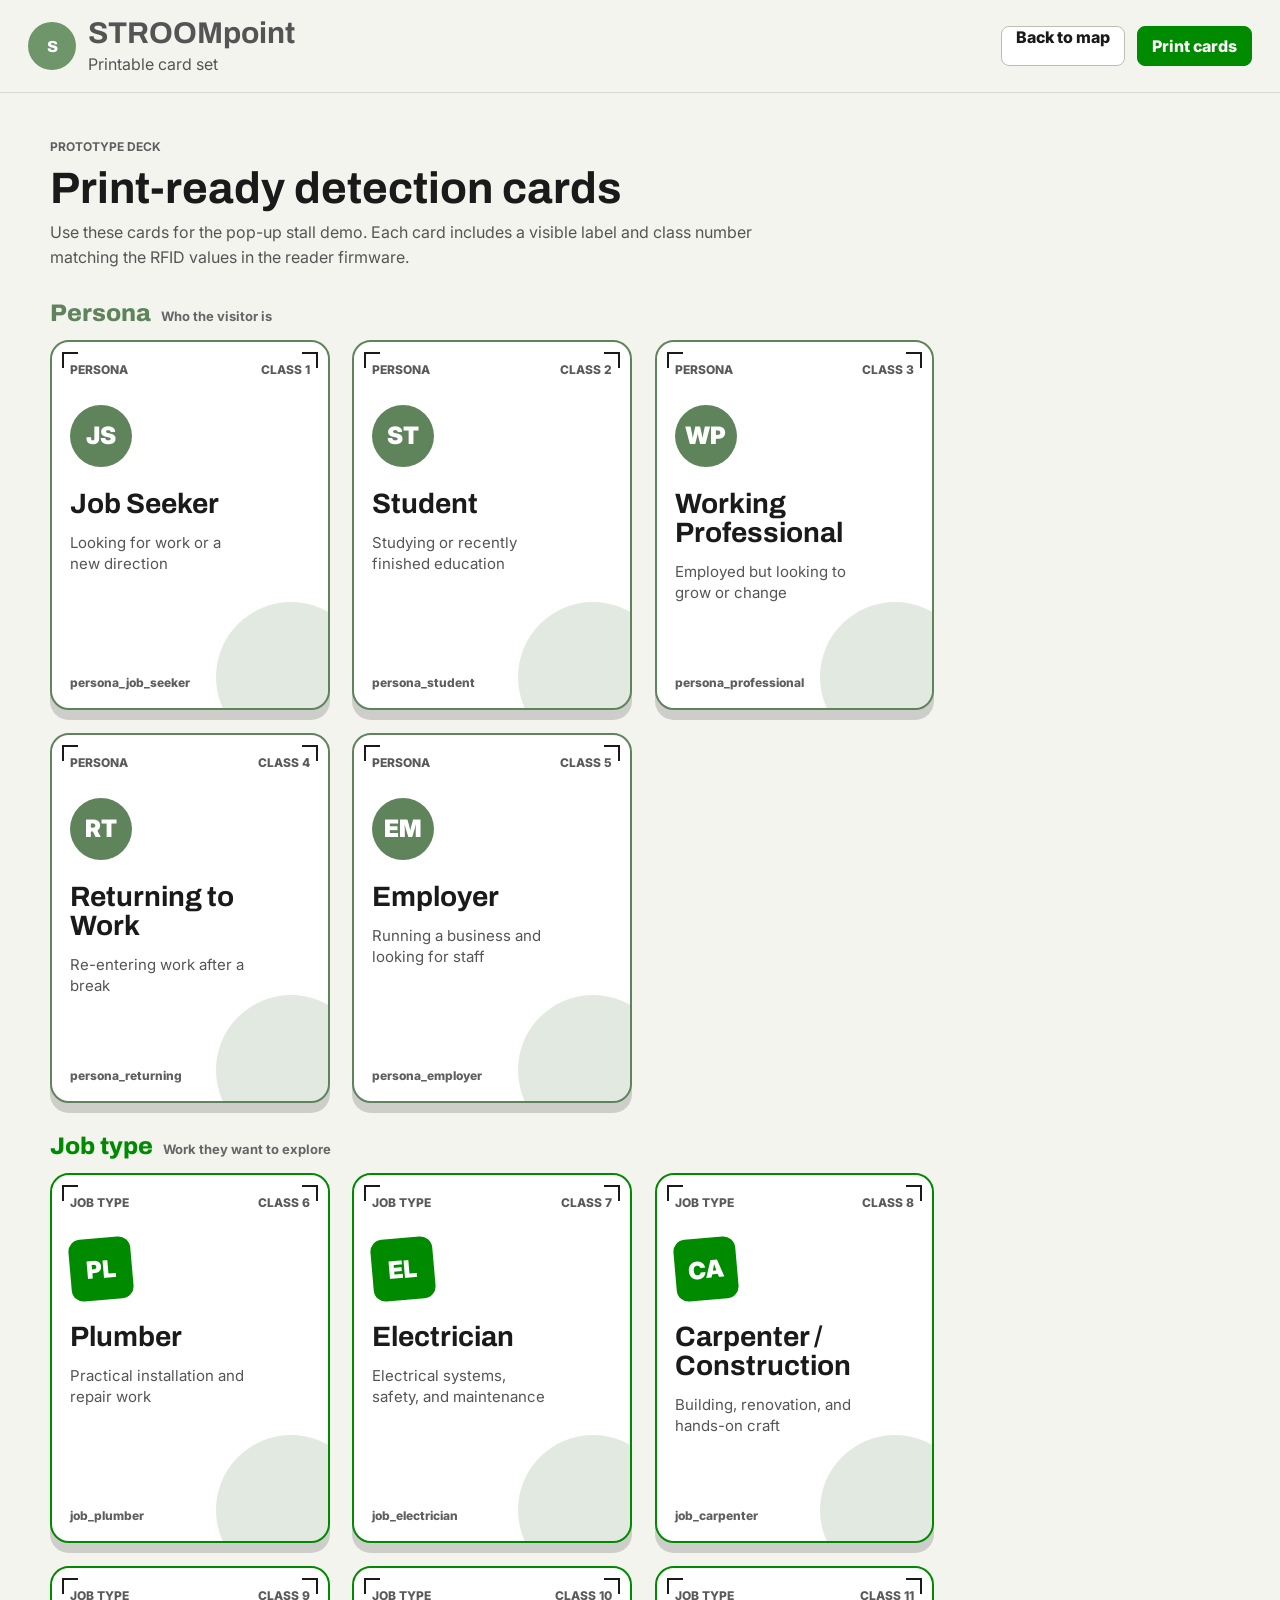
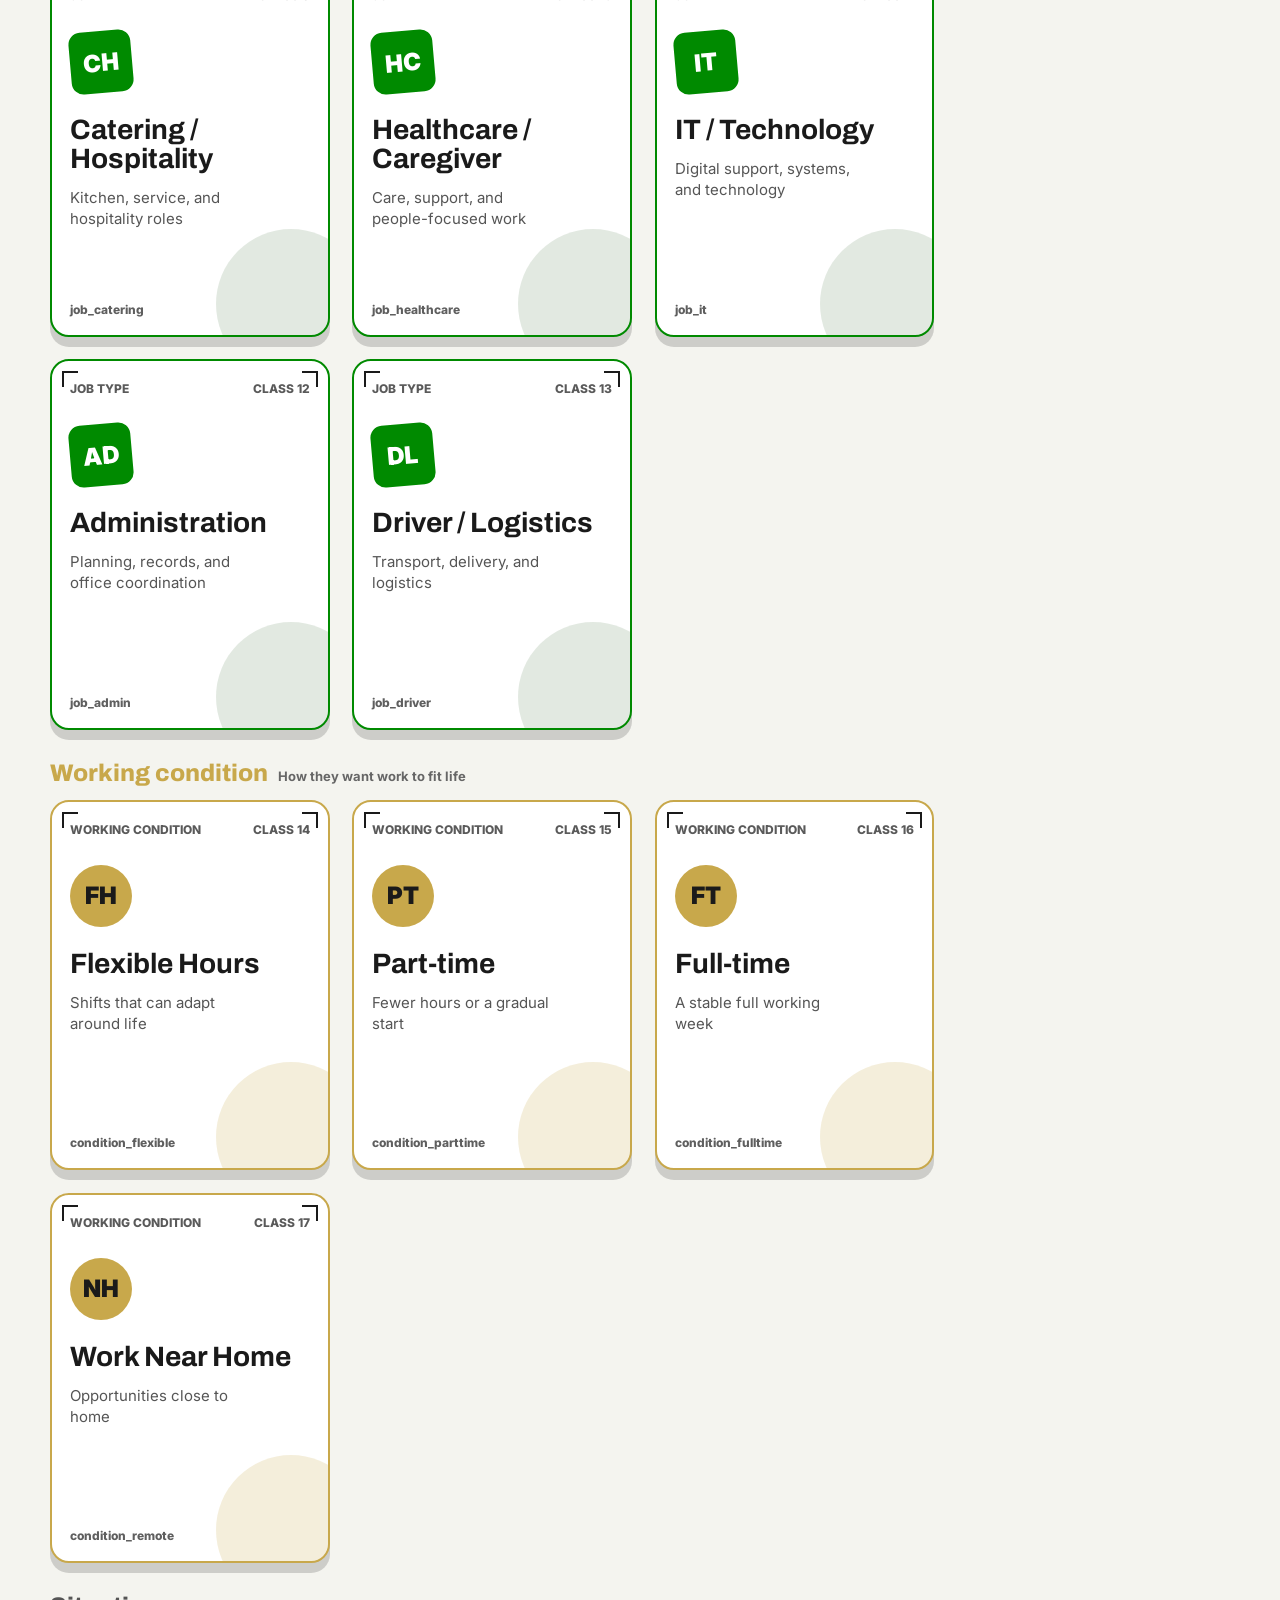
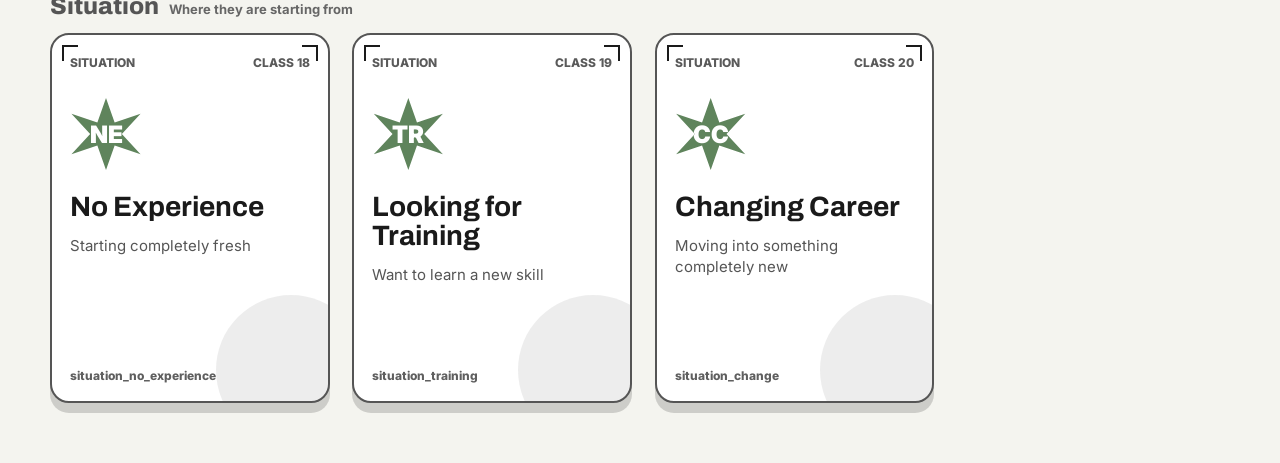
<file: cards.html>
<!doctype html>
<html lang="en">
  <head>
    <meta charset="utf-8">
    <meta name="viewport" content="width=device-width, initial-scale=1">
    <title>STROOMpoint Printable Cards</title>
    <link rel="preconnect" href="https://fonts.googleapis.com">
    <link rel="preconnect" href="https://fonts.gstatic.com" crossorigin>
    <link href="https://fonts.googleapis.com/css2?family=Archivo:wght@600;700;800&family=Inter:wght@400;500;600;700&display=swap" rel="stylesheet">
    <link rel="icon" href="data:,">
    <link rel="stylesheet" href="css/styles.css">
  </head>
  <body class="cards-screen">
    <header class="cards-header">
      <div class="brand-lockup cards-brand">
        <span class="brand-mark">S</span>
        <div>
          <strong>STROOMpoint</strong>
          <span>Printable card set</span>
        </div>
      </div>
      <div class="cards-actions">
        <a href="index.html">Back to map</a>
        <button type="button" onclick="window.print()">Print cards</button>
      </div>
    </header>

    <main class="cards-page">
      <section class="cards-intro">
        <p class="eyebrow">Prototype deck</p>
        <h1>Print-ready detection cards</h1>
        <p>Use these cards for the pop-up stall demo. Each card includes a visible label and class number matching the RFID values in the reader firmware.</p>
      </section>
      <div id="printable-cards" class="printable-cards"></div>
    </main>

    <script type="module">
      import { CARD_CATEGORIES, CARDS } from './js/config.js';

      const categoryOrder = ['persona', 'job', 'condition', 'situation'];
      const categoryNotes = {
        persona: 'Who the visitor is',
        job: 'Work they want to explore',
        condition: 'How they want work to fit life',
        situation: 'Where they are starting from',
      };

      const descriptions = {
        job_plumber: 'Practical installation and repair work',
        job_electrician: 'Electrical systems, safety, and maintenance',
        job_carpenter: 'Building, renovation, and hands-on craft',
        job_catering: 'Kitchen, service, and hospitality roles',
        job_healthcare: 'Care, support, and people-focused work',
        job_it: 'Digital support, systems, and technology',
        job_admin: 'Planning, records, and office coordination',
        job_driver: 'Transport, delivery, and logistics',
        condition_flexible: 'Shifts that can adapt around life',
        condition_parttime: 'Fewer hours or a gradual start',
        condition_fulltime: 'A stable full working week',
        condition_remote: 'Opportunities close to home',
      };

      const container = document.getElementById('printable-cards');

      container.innerHTML = categoryOrder.map((category) => {
        const cards = CARDS.filter((card) => card.category === category);
        return `
          <section class="card-category card-category--${category}">
            <div class="card-category-heading">
              <span>${CARD_CATEGORIES[category]}</span>
              <small>${categoryNotes[category]}</small>
            </div>
            <div class="card-grid">
              ${cards.map((card) => renderCard(card)).join('')}
            </div>
          </section>
        `;
      }).join('');

      function renderCard(card) {
        const description = card.description || descriptions[card.id] || 'Explore matching STROOM opportunities';
        return `
          <article class="print-card print-card--${card.category}">
            <div class="cut-corner cut-corner--tl"></div>
            <div class="cut-corner cut-corner--tr"></div>
            <div class="print-card-topline">
              <span>${CARD_CATEGORIES[card.category]}</span>
              <span>Class ${card.classIndex}</span>
            </div>
            <div class="print-card-main">
              <div class="print-card-icon">${card.icon}</div>
              <div>
                <h2>${card.label}</h2>
                <p>${description}</p>
              </div>
            </div>
            <footer>
              <span>${card.id}</span>
            </footer>
          </article>
        `;
      }
    </script>
  </body>
</html>
</file>
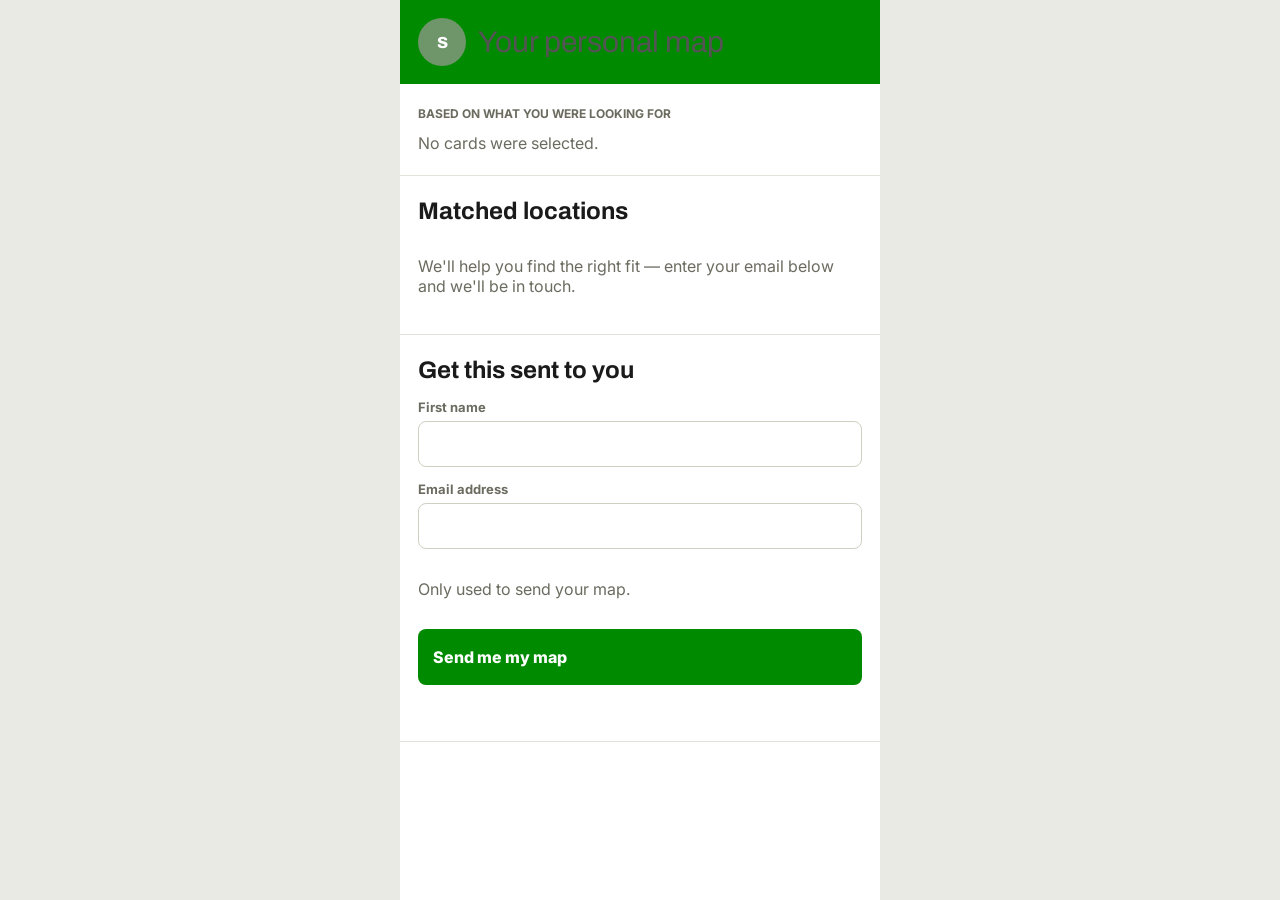
<file: mobile.html>
<!doctype html>
<html lang="en">
  <head>
    <meta charset="utf-8">
    <meta name="viewport" content="width=device-width, initial-scale=1">
    <title>Your STROOM Map</title>
    <link rel="preconnect" href="https://fonts.googleapis.com">
    <link rel="preconnect" href="https://fonts.gstatic.com" crossorigin>
    <link href="https://fonts.googleapis.com/css2?family=Archivo:wght@600;700;800&family=Inter:wght@400;500;600;700&display=swap" rel="stylesheet">
    <link rel="icon" href="data:,">
    <link rel="stylesheet" href="css/styles.css">
  </head>
  <body class="mobile-screen">
    <main class="mobile-app">
      <header class="mobile-header">
        <span class="brand-mark">S</span>
        <span>Your personal map</span>
      </header>

      <section class="mobile-section">
        <p class="eyebrow">Based on what you were looking for</p>
        <div id="mobile-card-summary" class="mobile-chip-list"></div>
      </section>

      <section class="mobile-section">
        <h1>Matched locations</h1>
        <div id="mobile-locations" class="mobile-locations"></div>
      </section>

      <section class="mobile-section contact-section" id="contact-section">
        <h2>Get this sent to you</h2>
        <form id="contact-form">
          <label>
            <span>First name</span>
            <input name="name" autocomplete="given-name" required>
          </label>
          <label>
            <span>Email address</span>
            <input name="email" type="email" autocomplete="email" required>
          </label>
          <p>Only used to send your map.</p>
          <button class="primary-button" type="submit">Send me my map</button>
          <p class="form-status" id="form-status" role="status" aria-live="polite"></p>
        </form>
      </section>

      <section id="success-state" class="success-state" hidden>
        <svg viewBox="0 0 80 80" aria-hidden="true">
          <circle cx="40" cy="40" r="34"></circle>
          <path d="M24 42 L35 53 L58 28"></path>
        </svg>
        <h2>Your map is on its way</h2>
        <p>Check your inbox soon. It will show exactly where you can get started in the Groene Hart.</p>
      </section>
    </main>

    <script type="module">
      import { CARD_BY_ID } from './js/config.js';
      import { getMatchedLocations } from './js/locations.js';

      const params = new URLSearchParams(window.location.search);
      const cards = (params.get('cards') || '').split(',').map((id) => id.trim()).filter(Boolean);
      const selectedLocationId = params.get('location');
      const cardSummary = document.getElementById('mobile-card-summary');
      const locationsEl = document.getElementById('mobile-locations');
      const matched = selectedLocationId
        ? getMatchedLocations(cards).filter((location) => location.id === selectedLocationId)
        : getMatchedLocations(cards);

      cardSummary.innerHTML = cards.length
        ? cards.map((id) => {
          const card = CARD_BY_ID[id];
          return card ? `<span class="card-chip"><span class="chip-icon">${card.icon}</span>${card.label}</span>` : '';
        }).join('')
        : '<span class="muted-copy">No cards were selected.</span>';

      locationsEl.innerHTML = matched.length
        ? matched.map((location) => `
          <article class="mobile-location-card">
            <h2>${location.name}</h2>
            <p>${location.town} · ${location.hours}</p>
            <ul>${location.services.map((service) => `<li>${service}</li>`).join('')}</ul>
          </article>
        `).join('')
        : `<p class="no-match">We'll help you find the right fit — enter your email below and we'll be in touch.</p>`;

      const contactForm = document.getElementById('contact-form');
      const formStatus = document.getElementById('form-status');
      const submitButton = contactForm.querySelector('button[type="submit"]');

      contactForm.addEventListener('submit', async (event) => {
        event.preventDefault();
        const form = new FormData(event.currentTarget);
        const payload = {
          name: form.get('name'),
          email: form.get('email'),
          cards: cards.map((id) => {
            const card = CARD_BY_ID[id];
            return card ? { id: card.id, label: card.label, category: card.category } : { id, label: id };
          }),
          locations: matched.map((location) => ({
            id: location.id,
            name: location.name,
            town: location.town,
            hours: location.hours,
            services: location.services,
          })),
        };

        submitButton.disabled = true;
        formStatus.textContent = 'Sending your map...';

        try {
          const response = await fetch('/api/send-map', {
            method: 'POST',
            headers: { 'Content-Type': 'application/json' },
            body: JSON.stringify(payload),
          });
          const result = await response.json().catch(() => ({}));
          if (!response.ok) throw new Error(result.error || 'Email could not be sent');
          document.getElementById('contact-section').hidden = true;
          document.getElementById('success-state').hidden = false;
        } catch (error) {
          formStatus.textContent = error.message || 'Email could not be sent. Please try again.';
          submitButton.disabled = false;
        }
      });
    </script>
  </body>
</html>
</file>
<file: css/styles.css>
:root {
  --green: #008A00;
  --green-dark: #5F845C;
  --green-light: #78956E;
  --gold: #C8A84B;
  --bg: #FFFFFF;
  --surface: #EAEAE4;
  --panel: #D9D9D9;
  --text: #1A1A1A;
  --text-light: #FFFFFF;
  --muted: #6B6B60;
  --table-centre: #F5F5F5;
  --shadow-green: none;
}

* {
  box-sizing: border-box;
}

html {
  margin: 0;
  height: 100%;
}

body {
  margin: 0;
  min-height: 100%;
  font-family: Inter, sans-serif;
  color: var(--text);
}

html:has(body.map-only-screen) {
  background: #D5F1FF;
}

button,
input {
  font: inherit;
}

button {
  cursor: pointer;
}

button:disabled {
  cursor: not-allowed;
  opacity: 0.45;
}

.main-screen {
  min-height: 100vh;
  overflow: hidden;
  background: #FFFFFF;
}

.map-only-screen {
  background: #D5F1FF;
}

.rfid-tray {
  position: fixed;
  top: 0;
  left: 0;
  right: 0;
  z-index: 20;
  display: flex;
  align-items: center;
  gap: 10px;
  padding: 8px 12px;
  background: transparent;
  transition: left 320ms cubic-bezier(0.4, 0, 0.2, 1);
}

.location-panel.is-open ~ .rfid-tray {
  left: 360px;
}

.rfid-tray-cards {
  flex: 1;
  display: flex;
  flex-wrap: wrap;
  gap: 8px;
  align-items: center;
}

.rfid-tray-empty {
  color: rgba(255, 255, 255, 0.6);
  font-size: 14px;
}

.rfid-chip {
  display: inline-flex;
  align-items: center;
  gap: 8px;
  height: 36px;
  padding: 0 6px 0 9px;
  border-radius: 8px;
  background: rgba(0, 0, 0, 0.62);
  border: 1px solid rgba(255, 255, 255, 0.18);
  font-size: 13px;
  font-weight: 700;
  color: #fff;
  animation: chipIn 200ms ease-out;
}

.rfid-chip button {
  display: grid;
  place-items: center;
  width: 24px;
  height: 24px;
  border: 0;
  border-radius: 50%;
  background: rgba(255, 255, 255, 0.15);
  color: #fff;
  font-size: 18px;
  line-height: 1;
  cursor: pointer;
  flex-shrink: 0;
}

.rfid-chip button:hover {
  background: rgba(255, 255, 255, 0.28);
}

.rfid-tray-controls {
  display: flex;
  align-items: center;
  gap: 10px;
  flex-shrink: 0;
}

.rfid-status-text {
  font-size: 13px;
  color: var(--muted);
  white-space: nowrap;
}

.rfid-status-dot {
  width: 8px;
  height: 8px;
  border-radius: 50%;
  background: #ccc;
  flex-shrink: 0;
}

.rfid-status-dot.is-connected {
  background: #83d47d;
  box-shadow: 0 0 0 0 rgba(131, 212, 125, 0.8);
  animation: listenPulse 1.5s infinite;
}

.rfid-connect-btn {
  height: 34px;
  padding: 0 14px;
  border: 0;
  border-radius: 8px;
  background: #008A00;
  color: #fff;
  font-size: 13px;
  font-weight: 700;
}

.rfid-connect-btn.is-connected {
  background: #F0F0F0;
  color: #3a3a3a;
}

.rfid-cloud-btn {
  height: 34px;
  padding: 0 14px;
  border: 1px solid rgba(0, 138, 0, 0.32);
  border-radius: 8px;
  background: #ffffff;
  color: #006B22;
  font-size: 13px;
  font-weight: 800;
  box-shadow: 0 8px 22px rgba(20, 54, 68, 0.16);
}

.rfid-cloud-btn:hover,
.rfid-cloud-btn:focus-visible {
  background: #008A00;
  border-color: #008A00;
  color: #fff;
  outline: none;
}



@media (max-width: 720px) {
  .main-screen {
    overflow: hidden;
  }

  .rfid-tray,
  .location-panel.is-open ~ .rfid-tray {
    left: 0;
    flex-direction: column;
    align-items: stretch;
    gap: 8px;
    padding: 10px;
  }

  .rfid-tray-cards {
    flex: 0 0 auto;
    width: 100%;
    min-height: 36px;
    overflow-x: auto;
    flex-wrap: nowrap;
    padding-bottom: 2px;
  }

  .rfid-chip {
    max-width: 88vw;
    flex: 0 0 auto;
  }

  .rfid-chip span:not(.chip-icon) {
    min-width: 0;
    overflow: hidden;
    text-overflow: ellipsis;
    white-space: nowrap;
  }

  .rfid-tray-controls {
    display: grid;
    grid-template-columns: 10px minmax(0, 1fr);
    width: 100%;
    gap: 8px;
    padding: 8px;
    border-radius: 8px;
    background: rgba(255, 255, 255, 0.94);
    box-shadow: 0 8px 24px rgba(20, 54, 68, 0.18);
  }

  .rfid-status-text {
    color: #3A3A3A;
    min-width: 0;
    overflow: hidden;
    text-overflow: ellipsis;
  }

  .rfid-connect-btn,
  .rfid-cloud-btn {
    grid-column: 1 / -1;
    width: 100%;
    min-width: 0;
    justify-content: center;
  }

  .map-container {
    min-height: 100svh;
  }
}


.brand-lockup,
.mobile-header {
  display: flex;
  align-items: center;
  gap: 12px;
}

.brand-lockup strong,
.mobile-header span:last-child {
  display: block;
  color: #545454;
  font-family: Archivo, sans-serif;
  font-size: 30px;
  line-height: 1;
}

.brand-lockup span:not(.brand-mark) {
  display: block;
  color: #555;
  font-size: 16px;
  margin-top: 6px;
}

.brand-mark {
  display: grid;
  place-items: center;
  width: 48px;
  height: 48px;
  border-radius: 50%;
  background: #6F956A;
  color: #fff;
  font-family: Archivo, sans-serif;
  font-weight: 800;
}

.section-label,
.eyebrow {
  color: #5F5F5F;
  font-size: 12px;
  font-weight: 700;
  letter-spacing: 0;
  text-transform: uppercase;
}

.card-chip {
  display: inline-flex;
  align-items: center;
  gap: 8px;
  min-height: 36px;
  padding: 6px 9px;
  border-radius: 8px;
  background: #F5F5F5;
  color: var(--text);
  font-size: 13px;
  font-weight: 700;
  animation: chipIn 200ms ease-out;
}

.icon-button {
  display: grid;
  place-items: center;
  width: 28px;
  height: 28px;
  border: 0;
  border-radius: 50%;
  background: rgba(26, 26, 26, 0.08);
  color: inherit;
  font-size: 20px;
  line-height: 1;
}

.chip-icon {
  display: grid;
  place-items: center;
  width: 24px;
  height: 24px;
  flex: 0 0 auto;
  border-radius: 50%;
  background: #6F956A;
  color: #fff;
  font-size: 10px;
  font-weight: 800;
}

.primary-button {
  width: 100%;
  min-height: 56px;
  display: flex;
  align-items: center;
  justify-content: space-between;
  border: 0;
  border-radius: 8px;
  padding: 0 15px;
  font-size: 16px;
  font-weight: 800;
}

.primary-button {
  background: #008A00;
  color: #fff;
  box-shadow: none;
}

.map-shell {
  position: fixed;
  inset: 0;
  display: grid;
  place-items: center;
  padding-left: 300px;
}

.map-only-screen .map-shell {
  padding: 0;
  background: transparent;
}

.table-top {
  position: relative;
  width: min(calc(100vh - 160px), calc(100vw - 460px), 980px);
  aspect-ratio: 1;
  display: grid;
  place-items: center;
  border-radius: 50%;
  background: var(--table-centre);
  box-shadow: 0 0 0 56px #9D9D9B;
}

.map-only-screen .table-top {
  width: 100%;
  height: 100%;
  aspect-ratio: unset;
  border-radius: 0;
  background: transparent;
  box-shadow: none;
  display: block;
}

.table-top::before {
  content: none;
  position: absolute;
  inset: 22px;
  border-radius: 50%;
  border: 1px solid rgba(255, 255, 255, 0.16);
  box-shadow: inset 0 0 45px rgba(255, 255, 255, 0.05);
  pointer-events: none;
}

.map-container {
  position: relative;
  width: 68%;
  height: 68%;
  display: grid;
  place-items: center;
  border-radius: 50%;
  overflow: visible;
}

.map-only-screen .map-container {
  width: 100%;
  height: 100%;
  border-radius: 0;
  overflow: hidden;
}

.map-only-screen .map-container::after {
  content: '';
  position: absolute;
  inset: 0;
  z-index: 450;
  pointer-events: none;
  background:
    radial-gradient(circle at 50% 48%, rgba(255, 255, 255, 0) 0 38%, rgba(255, 255, 255, 0.24) 78%),
    linear-gradient(180deg, rgba(7, 124, 179, 0.08), rgba(0, 151, 110, 0.06));
  mix-blend-mode: screen;
}

.leaflet-control-zoom {
  margin: 0 18px 18px 0 !important;
  border: 0 !important;
  border-radius: 8px !important;
  overflow: hidden;
  box-shadow: 0 10px 28px rgba(20, 54, 68, 0.22) !important;
}

.leaflet-control-zoom a {
  width: 40px !important;
  height: 40px !important;
  border: 0 !important;
  background: rgba(255, 255, 255, 0.92) !important;
  color: #245566 !important;
  font-size: 22px !important;
  line-height: 40px !important;
}

.leaflet-control-zoom a + a {
  border-top: 1px solid rgba(7, 124, 179, 0.14) !important;
}

.leaflet-control-zoom a:hover {
  background: #ffffff !important;
  color: #077CB3 !important;
}

.map-marker {
  opacity: 0;
  cursor: default;
  transition: opacity 300ms ease;
  pointer-events: none;
  background: none !important;
  border: none !important;
  overflow: visible !important;
}

.map-marker .pin-svg {
  overflow: visible;
}

.map-marker .pin-body {
  fill: #077CB3;
  stroke: rgba(0, 0, 0, 0.18);
  stroke-width: 1.5px;
  vector-effect: non-scaling-stroke;
  transition: fill 150ms ease;
}

.map-marker .pin-centre {
  fill: #ffffff;
  stroke: rgba(0, 0, 0, 0.12);
  stroke-width: 1px;
  vector-effect: non-scaling-stroke;
}

.map-marker .pin-svg {
  filter: drop-shadow(0 2px 3px rgba(0, 0, 0, 0.28));
}

.marker--matched {
  opacity: 1;
  cursor: pointer;
  pointer-events: auto;
}

.marker--matched:not(.marker--selected):hover .pin-body,
.marker--matched:not(.marker--selected):focus .pin-body {
  fill: #0C71C3;
}

.marker--matched:not(.marker--selected):hover .pin-svg,
.marker--matched:not(.marker--selected):focus .pin-svg {
  filter: drop-shadow(0 3px 6px rgba(7, 124, 179, 0.5));
}

.marker--matched:hover,
.marker--matched:focus {
  outline: none;
}

.marker--unmatched {
  opacity: 0;
  pointer-events: none;
}

.marker--selected .pin-body {
  fill: #ED5C01;
  stroke: rgba(0, 0, 0, 0.18);
}

.marker--selected .pin-svg {
  filter: drop-shadow(0 4px 8px rgba(237, 92, 1, 0.55));
}

.marker--selected .pin-svg {
  filter: drop-shadow(0 3px 6px rgba(237, 92, 1, 0.5));
}

.match-badge {
  position: absolute;
  top: 7vh;
  left: calc(50% + 90px);
  z-index: 4;
  padding: 10px 14px;
  border-radius: 6px;
  background: #F2F2F2;
  color: var(--text);
  font-size: 14px;
  font-weight: 800;
  box-shadow: 0 16px 40px rgba(0, 0, 0, 0.25);
}

.location-panel {
  position: fixed;
  top: 0;
  left: 0;
  bottom: 0;
  z-index: 15;
  width: 360px;
  background: #fff;
  box-shadow: 4px 0 40px rgba(0, 0, 0, 0.2);
  transform: translateX(-100%);
  transition: transform 320ms cubic-bezier(0.4, 0, 0.2, 1);
  display: flex;
  flex-direction: column;
  overflow: hidden;
}

.location-panel::before {
  content: '';
  display: block;
  height: 3px;
  flex-shrink: 0;
  background: linear-gradient(90deg, #027BB0 0%, #038593 50%, #058C74 100%);
}

.location-panel.is-open {
  transform: translateX(0);
}

.close-location {
  position: absolute;
  top: 12px;
  right: 12px;
  z-index: 2;
  display: grid;
  place-items: center;
  width: 32px;
  height: 32px;
  border: 0;
  border-radius: 50%;
  background: rgba(255, 255, 255, 0.88);
  backdrop-filter: blur(6px);
  color: #333;
  font-size: 18px;
  line-height: 1;
  cursor: pointer;
  flex-shrink: 0;
  transition: background 120ms ease;
}

.close-location:hover {
  background: rgba(255, 255, 255, 1);
}

.location-panel-image {
  position: relative;
  width: 100%;
  height: 200px;
  flex-shrink: 0;
  overflow: hidden;
}

.location-panel-image::after {
  content: '';
  position: absolute;
  inset: auto 0 0 0;
  height: 64px;
  background: linear-gradient(to bottom, transparent, #fff);
  pointer-events: none;
}

.location-panel-image svg {
  width: 100%;
  height: 100%;
  display: block;
}

.location-panel-body {
  padding: 18px 20px 20px;
  flex: 1;
  overflow-y: auto;
  display: flex;
  flex-direction: column;
}

.location-title-block {
  margin-bottom: 18px;
}

.location-title-block h2 {
  margin: 0 0 8px;
  font-family: Archivo, sans-serif;
  font-size: 22px;
  font-weight: 700;
  line-height: 1.15;
  color: #0D0D0D;
}

.location-meta-row {
  display: flex;
  align-items: center;
  gap: 8px;
  flex-wrap: wrap;
}

.location-town {
  color: #888;
  font-size: 13px;
  font-weight: 500;
}

.hours-badge {
  display: inline-flex;
  align-items: center;
  padding: 3px 10px;
  border-radius: 999px;
  font-size: 11px;
  font-weight: 700;
  letter-spacing: 0.01em;
}

.hours-badge[data-hours="fulltime"] {
  background: rgba(5, 140, 116, 0.1);
  color: #047A64;
}

.hours-badge[data-hours="parttime"] {
  background: rgba(2, 123, 176, 0.1);
  color: #026D9E;
}

.hours-badge[data-hours="flexible"] {
  background: rgba(193, 100, 0, 0.1);
  color: #B05A00;
}

.location-description {
  margin: 0 0 24px;
  padding-top: 18px;
  border-top: 1px solid #F0F0F0;
  color: #3A3A3A;
  font-size: 14px;
  line-height: 1.75;
}

.location-panel-body .section-label {
  display: block;
  margin: 0 0 10px;
  color: #B0B0B0;
  font-size: 10px;
  font-weight: 700;
  letter-spacing: 0.1em;
  text-transform: uppercase;
}

.service-list {
  margin: 0 0 24px;
  padding: 0;
  list-style: none;
  display: flex;
  flex-direction: column;
  gap: 10px;
}

.service-list li {
  display: flex;
  align-items: center;
  gap: 11px;
  color: #1A1A1A;
  font-size: 14px;
  line-height: 1.4;
}

.service-list li::before {
  content: '✓';
  display: grid;
  place-items: center;
  width: 20px;
  height: 20px;
  border-radius: 50%;
  background: #038593;
  color: #fff;
  font-size: 10px;
  font-weight: 700;
  flex-shrink: 0;
  line-height: 1;
}

.tag-row {
  display: flex;
  flex-wrap: wrap;
  gap: 6px;
}

.tag-chip {
  display: inline-flex;
  align-items: center;
  padding: 5px 12px;
  border-radius: 999px;
  font-size: 12px;
  font-weight: 700;
  line-height: 1;
}

.tag-chip--job {
  background: rgba(7, 124, 179, 0.1);
  color: #055E88;
}

.tag-chip--persona {
  background: rgba(0, 151, 110, 0.1);
  color: #006647;
}

.tag-chip--condition {
  background: rgba(237, 92, 1, 0.1);
  color: #A84000;
}

.tag-chip--situation {
  background: rgba(80, 80, 80, 0.08);
  color: #555;
}

.location-panel-footer {
  flex-shrink: 0;
  padding: 14px 20px 24px;
  background: #fff;
  border-top: 1px solid #F0F0F0;
}

.learn-more-btn {
  width: 100%;
  height: 52px;
  display: flex;
  align-items: center;
  justify-content: center;
  gap: 8px;
  border: 0;
  border-radius: 12px;
  background: #038593;
  color: #fff;
  font-family: Archivo, sans-serif;
  font-size: 16px;
  font-weight: 700;
  cursor: pointer;
  transition: background 150ms ease, transform 100ms ease;
}

.learn-more-btn:hover {
  background: #027B89;
}

.learn-more-btn:active {
  transform: scale(0.98);
}

/* Interest / enquiry modal */

.interest-overlay {
  position: fixed;
  inset: 0;
  z-index: 50;
  display: flex;
  align-items: center;
  justify-content: center;
  background: rgba(0, 0, 0, 0.55);
  backdrop-filter: blur(3px);
  opacity: 0;
  pointer-events: none;
  transition: opacity 200ms ease;
}

.interest-overlay.is-open {
  opacity: 1;
  pointer-events: auto;
}

.interest-modal {
  width: min(480px, calc(100vw - 40px));
  max-height: 88vh;
  overflow-y: auto;
  background: #fff;
  border-radius: 20px;
  padding: 28px 28px 36px;
  box-shadow: 0 24px 60px rgba(0, 0, 0, 0.22);
  transform: scale(0.96) translateY(10px);
  transition: transform 260ms cubic-bezier(0.4, 0, 0.2, 1);
}

.interest-overlay.is-open .interest-modal {
  transform: none;
}

.form-error {
  margin: 4px 0 0;
  color: #C0392B;
  font-size: 13px;
  line-height: 1.4;
}

.interest-modal-header {
  display: flex;
  align-items: flex-start;
  justify-content: space-between;
  gap: 16px;
  margin-bottom: 12px;
}

.interest-modal-header h3 {
  margin: 0;
  font-family: Archivo, sans-serif;
  font-size: 24px;
  font-weight: 700;
  color: #111;
}

.interest-company {
  margin: 0 0 5px;
  font-size: 11px;
  font-weight: 700;
  color: #038593;
  text-transform: uppercase;
  letter-spacing: 0.07em;
}

.interest-close {
  display: grid;
  place-items: center;
  width: 32px;
  height: 32px;
  flex-shrink: 0;
  border: 0;
  border-radius: 50%;
  background: #F5F5F5;
  color: #555;
  font-size: 20px;
  cursor: pointer;
  transition: background 120ms ease;
}

.interest-close:hover {
  background: #E8E8E8;
}

.interest-description {
  margin: 0 0 24px;
  color: #666;
  font-size: 14px;
  line-height: 1.65;
}

.interest-form {
  display: flex;
  flex-direction: column;
  gap: 14px;
}

.form-field {
  display: flex;
  flex-direction: column;
  gap: 6px;
}

.form-label {
  font-size: 13px;
  font-weight: 600;
  color: #444;
}

.form-field input {
  height: 50px;
  padding: 0 14px;
  border: 1.5px solid #E4E4E4;
  border-radius: 10px;
  font-size: 15px;
  color: #111;
  background: #FAFAFA;
  outline: none;
  transition: border-color 150ms ease, background 150ms ease;
}

.form-field input:focus {
  border-color: #038593;
  background: #fff;
}

.interest-submit {
  height: 52px;
  margin-top: 6px;
  border: 0;
  border-radius: 12px;
  background: #038593;
  color: #fff;
  font-family: Archivo, sans-serif;
  font-size: 16px;
  font-weight: 700;
  cursor: pointer;
  transition: background 150ms ease;
}

.interest-submit:hover {
  background: #027B89;
}

.interest-success {
  text-align: center;
  padding: 12px 0 4px;
}

.success-check-icon {
  display: block;
  margin: 0 auto 20px;
}

.interest-success h3 {
  margin: 0 0 8px;
  font-family: Archivo, sans-serif;
  font-size: 26px;
  font-weight: 700;
  color: #111;
}

.interest-success p {
  margin: 0 0 28px;
  color: #666;
  font-size: 15px;
  line-height: 1.55;
}

.interest-done {
  height: 52px;
  width: 100%;
  border: 0;
  border-radius: 12px;
  background: #038593;
  color: #fff;
  font-family: Archivo, sans-serif;
  font-size: 16px;
  font-weight: 700;
  cursor: pointer;
  transition: background 150ms ease;
}

.interest-done:hover {
  background: #027B89;
}

[hidden] {
  display: none !important;
}

.mobile-screen {
  background: var(--surface);
}

.cards-screen {
  min-height: 100vh;
  background: #F4F4EF;
}

.cards-header {
  position: sticky;
  top: 0;
  z-index: 10;
  display: flex;
  align-items: center;
  justify-content: space-between;
  gap: 24px;
  padding: 18px 28px;
  background: rgba(244, 244, 239, 0.92);
  border-bottom: 1px solid #D9D9D0;
  backdrop-filter: blur(14px);
}

.cards-brand strong {
  color: #545454;
}

.cards-brand span:not(.brand-mark) {
  color: #555;
}

.cards-actions {
  display: flex;
  align-items: center;
  gap: 12px;
}

.cards-actions a,
.cards-actions button {
  min-height: 40px;
  padding: 0 14px;
  border: 1px solid #BDBDB4;
  border-radius: 8px;
  background: #FFFFFF;
  color: #1A1A1A;
  font-weight: 800;
  text-decoration: none;
}

.cards-actions button {
  border-color: #008A00;
  background: #008A00;
  color: #FFFFFF;
}

.cards-page {
  --print-card-width: 74mm;
  --print-card-height: 98mm;
  --print-card-radius: 5mm;
  width: min(1180px, calc(100vw - 48px));
  margin: 0 auto;
  padding: 34px 0 60px;
}

.cards-intro {
  max-width: 720px;
  margin-bottom: 28px;
}

.cards-intro .eyebrow {
  color: #5F5F5F;
}

.cards-intro h1 {
  margin: 8px 0 10px;
  font-family: Archivo, sans-serif;
  font-size: 44px;
  line-height: 1;
  color: #1A1A1A;
}

.cards-intro p:last-child {
  margin: 0;
  color: #555;
  font-size: 16px;
  line-height: 1.55;
}

.card-category {
  break-inside: avoid;
  margin-top: 30px;
}

.card-category-heading {
  display: flex;
  align-items: baseline;
  gap: 10px;
  margin-bottom: 14px;
}

.card-category-heading span {
  font-family: Archivo, sans-serif;
  font-size: 24px;
  font-weight: 800;
}

.card-category-heading small {
  color: #666;
  font-size: 13px;
  font-weight: 700;
}

.card-category--persona .card-category-heading span {
  color: var(--green-dark);
}

.card-category--job .card-category-heading span {
  color: var(--green);
}

.card-category--condition .card-category-heading span {
  color: var(--gold);
}

.card-category--situation .card-category-heading span {
  color: #555555;
}

.card-grid {
  display: grid;
  grid-template-columns: repeat(auto-fit, var(--print-card-width));
  gap: 6mm;
}

.print-card {
  position: relative;
  width: var(--print-card-width);
  height: var(--print-card-height);
  display: flex;
  flex-direction: column;
  padding: 20px 18px 18px;
  overflow: hidden;
  border: 2px solid var(--green);
  border-radius: var(--print-card-radius);
  background: #FFFFFF;
  box-shadow: 0 10px 0 rgba(0, 0, 0, 0.16);
  break-inside: avoid;
}

.print-card--persona {
  border-color: var(--green-dark);
}

.print-card--job {
  border-color: var(--green);
}

.print-card--condition {
  border-color: var(--gold);
}

.print-card--situation {
  border-color: #555555;
}

.print-card::before {
  content: "";
  position: absolute;
  right: -38px;
  bottom: -44px;
  width: 150px;
  height: 150px;
  border-radius: 50%;
  background: rgba(95, 132, 92, 0.18);
}

.print-card--condition::before {
  background: rgba(200, 168, 75, 0.2);
}

.print-card--situation::before {
  background: rgba(85, 85, 85, 0.1);
}

.print-card-topline,
.print-card footer {
  position: relative;
  z-index: 1;
  display: flex;
  align-items: center;
  justify-content: space-between;
  gap: 10px;
  color: #5A5A5A;
  font-size: 12px;
  font-weight: 800;
  text-transform: uppercase;
}

.print-card-main {
  position: relative;
  z-index: 1;
  display: block;
  margin-top: 28px;
  padding-right: 4px;
}

.print-card-icon {
  position: relative;
  z-index: 1;
  display: grid;
  place-items: center;
  width: 62px;
  height: 62px;
  margin-bottom: 22px;
  border-radius: 12px;
  background: var(--green);
  color: #FFFFFF;
  font-size: 24px;
  font-weight: 900;
  transform: rotate(-5deg);
}

.print-card--persona .print-card-icon {
  border-radius: 50%;
  background: var(--green-dark);
  transform: none;
}

.print-card--job .print-card-icon {
  border-radius: 12px;
  background: var(--green);
  color: #FFFFFF;
  transform: rotate(-5deg);
}

.print-card--condition .print-card-icon {
  border-radius: 50%;
  background: var(--gold);
  color: #1A1A1A;
  transform: none;
}

.print-card--situation .print-card-icon {
  width: 72px;
  height: 72px;
  border-radius: 0;
  background: var(--green-dark);
  color: #FFFFFF;
  clip-path: polygon(50% 0%, 62% 34%, 98% 22%, 72% 50%, 98% 78%, 62% 66%, 50% 100%, 38% 66%, 2% 78%, 28% 50%, 2% 22%, 38% 34%);
  transform: none;
}

.print-card h2 {
  position: relative;
  z-index: 1;
  margin: 0;
  font-family: Archivo, sans-serif;
  font-size: 28px;
  line-height: 1.04;
  overflow-wrap: anywhere;
  color: #1A1A1A;
}

.print-card p {
  position: relative;
  z-index: 1;
  margin: 14px 0 22px;
  color: #555;
  max-width: calc(100% - 52px);
  font-size: 15px;
  line-height: 1.4;
  overflow-wrap: anywhere;
}

.print-card footer {
  margin-top: auto;
  text-transform: none;
  min-height: 36px;
  color: #5F5F5F;
  align-items: end;
}

.print-card footer span {
  max-width: calc(100% - 8px);
  overflow-wrap: anywhere;
}

.cut-corner {
  position: absolute;
  z-index: 2;
  width: 16px;
  height: 16px;
  border-color: #1A1A1A;
}

.cut-corner--tl {
  top: 10px;
  left: 10px;
  border-top: 2px solid;
  border-left: 2px solid;
}

.cut-corner--tr {
  top: 10px;
  right: 10px;
  border-top: 2px solid;
  border-right: 2px solid;
}

.mobile-app {
  max-width: 480px;
  min-height: 100vh;
  margin: 0 auto;
  background: #fff;
}

.mobile-header {
  padding: 18px;
  background: var(--green);
}

.mobile-section {
  padding: 22px 18px;
  border-bottom: 1px solid #e2e2da;
}

.mobile-section .eyebrow {
  margin: 0 0 12px;
  color: var(--muted);
}

.mobile-section h1,
.mobile-section h2,
.success-state h2 {
  margin: 0 0 16px;
  font-family: Archivo, sans-serif;
}

.mobile-chip-list {
  display: flex;
  flex-wrap: wrap;
  gap: 8px;
}

.mobile-locations {
  display: grid;
  gap: 12px;
}

.mobile-location-card {
  padding: 16px;
  border: 1px solid #deded6;
  border-radius: 8px;
  background: #fbfbf8;
}

.mobile-location-card h2 {
  margin: 0 0 7px;
  font-family: Archivo, sans-serif;
  font-size: 18px;
}

.mobile-location-card p,
.muted-copy,
.no-match,
.contact-section p {
  color: var(--muted);
}

.mobile-location-card ul {
  margin: 12px 0 0;
  padding-left: 18px;
  font-size: 14px;
  line-height: 1.45;
}

.contact-section form {
  display: grid;
  gap: 14px;
}

.contact-section label {
  display: grid;
  gap: 6px;
  color: var(--muted);
  font-size: 13px;
  font-weight: 700;
}

.contact-section input {
  width: 100%;
  min-height: 46px;
  border: 1px solid #cfcfc4;
  border-radius: 8px;
  padding: 0 12px;
  color: var(--text);
  font-size: 16px;
}

.contact-section .form-status {
  min-height: 20px;
  margin: 0;
  color: var(--muted);
  font-size: 13px;
  line-height: 1.4;
}

.success-state {
  padding: 44px 24px;
  text-align: center;
}

.success-state svg {
  width: 84px;
  height: 84px;
  margin-bottom: 18px;
}

.success-state circle,
.success-state path {
  fill: none;
  stroke: var(--green);
  stroke-width: 6;
  stroke-linecap: round;
  stroke-linejoin: round;
  stroke-dasharray: 220;
  stroke-dashoffset: 220;
  animation: drawCheck 900ms ease forwards;
}

.success-state path {
  animation-delay: 250ms;
}

@keyframes listenPulse {
  70% { box-shadow: 0 0 0 8px rgba(131, 212, 125, 0); }
  100% { box-shadow: 0 0 0 0 rgba(131, 212, 125, 0); }
}

@keyframes chipIn {
  from { opacity: 0; transform: translateX(-12px); }
  to { opacity: 1; transform: translateX(0); }
}

@keyframes drawCheck {
  to { stroke-dashoffset: 0; }
}


@media print {
  @page {
    size: A4 portrait;
    margin: 10mm;
  }

  html,
  body,
  .cards-page,
  .card-category,
  .print-card,
  .print-card *,
  .print-card::before {
    -webkit-print-color-adjust: exact;
    print-color-adjust: exact;
  }

  body {
    background: #FFFFFF;
  }

  .cards-header,
  .cards-intro {
    display: none;
  }

  .cards-page {
    width: auto;
    padding: 0;
    margin: 0;
  }

  .card-category {
    margin: 0 0 8mm;
    break-inside: avoid;
  }

  .card-category-heading {
    margin-bottom: 4mm;
  }

  .card-grid {
    grid-template-columns: repeat(2, var(--print-card-width));
    gap: 6mm;
    justify-content: center;
  }

  .print-card {
    box-shadow: none;
    page-break-inside: avoid;
  }
}
</file>
